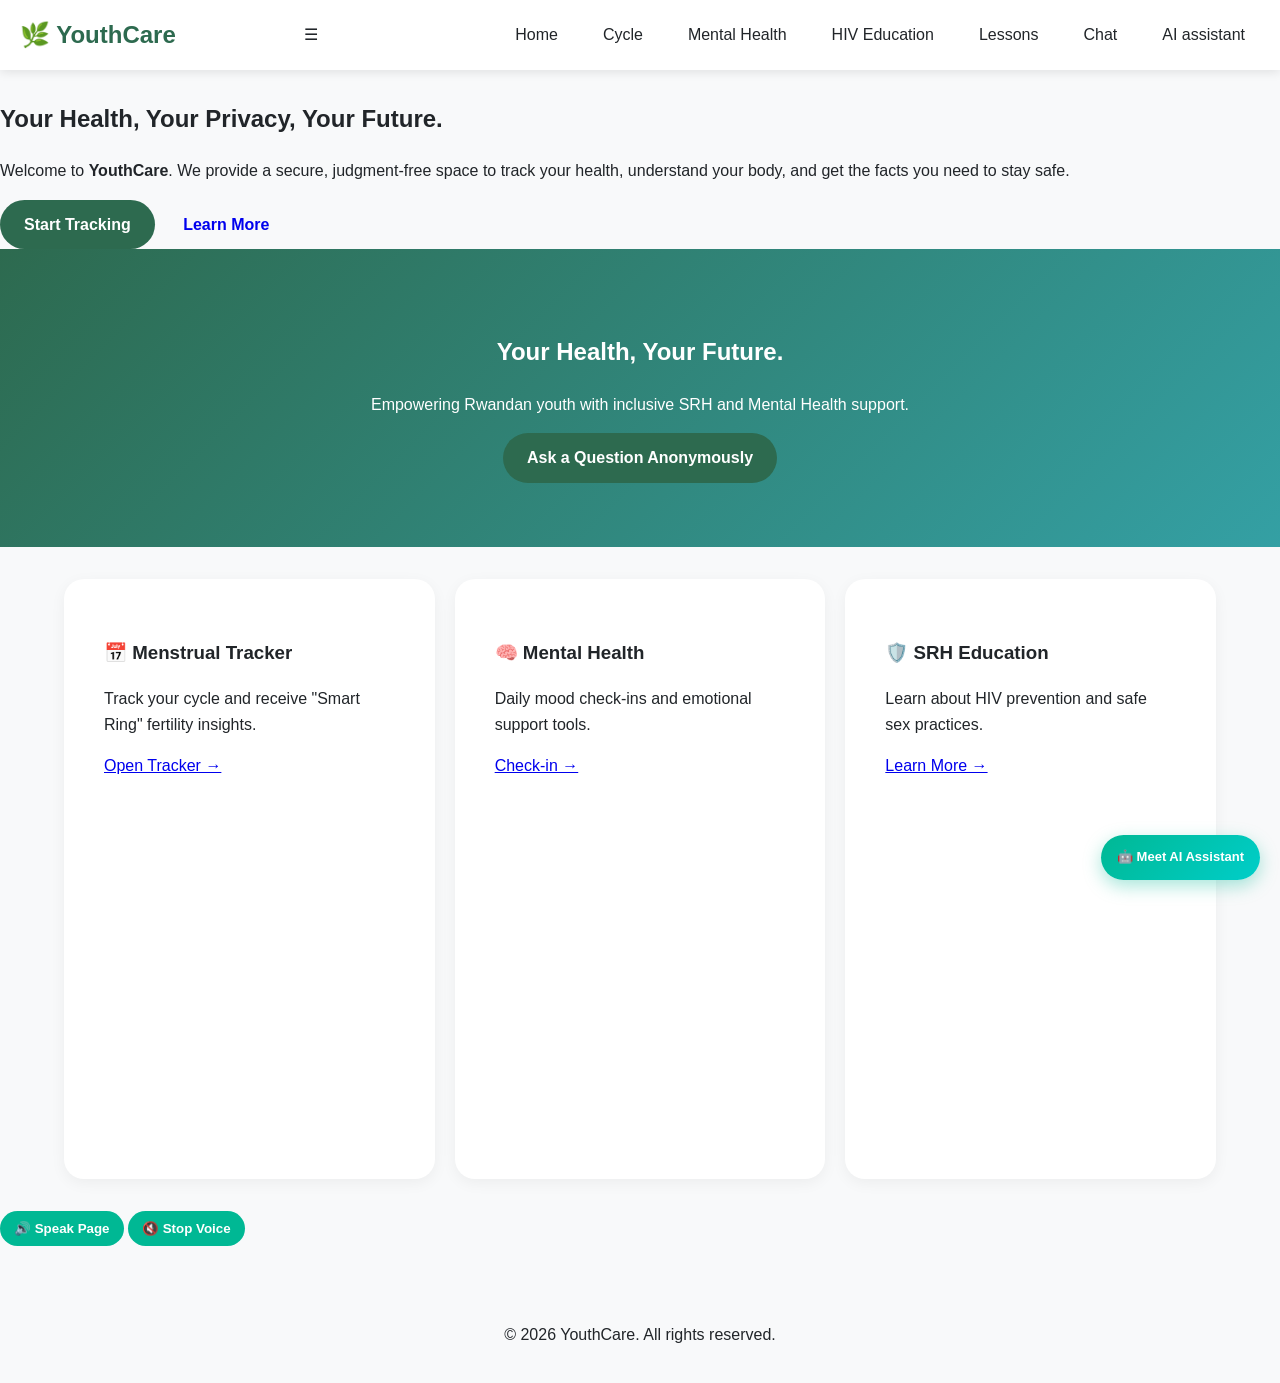
<file: index.html>
<!DOCTYPE html>
<html lang="en">
<head>
    <meta charset="UTF-8">
    <meta name="viewport" content="width=device-width, initial-scale=1.0">
    <title>YouthCare Health Hub</title>
    <link rel="icon" type="image/png" href="icon.png">
    <link rel="stylesheet" href="styles.css">
    <meta name="viewport" content="width=device-width, initial-scale=1.0">
</head>
<body>
    <div class="language-picker" style="position: absolute; top: 20px; nav-left: 20px;">
   <nav class="navbar">
    <div class="logo">🌿 YouthCare</div>
    
    <div class="hamburger" onclick="toggleMenu()">
        <span>☰</span>
    </div>

    <ul class="nav-links" id="navLinks">
        <li><a href="index.html">Home</a></li>
        <li><a href="tracker.html">Cycle</a></li>
        <li><a href="mental.html">Mental Health</a></li>
        <li><a href="hiv.html">HIV Education</a></li>
        <li><a href="lessons.html">Lessons</a></li>
        <li><a href="chat.html">Chat</a></li>
        <li><a href="aibot.html">AI assistant</a></li>
    </ul>
    


</nav>
    <button class="btn-lang" onclick="changeLanguage('en')">🇬🇧 EN</button>
    <button class="btn-lang" onclick="changeLanguage('rw')">🇷🇼 RW</button>
</div>

    <section class="hero-section">
    <div class="hero-content">
        <h1 data-key="welcome-title">Your Health, Your Privacy, Your Future.</h1>
        <p data-key="welcome-desc">
            Welcome to <strong>YouthCare</strong>. We provide a secure, judgment-free space to track your health, 
            understand your body, and get the facts you need to stay safe.
        </p>
        <div class="hero-buttons">
            <a href="tracker.html" class="btn btn-primary" data-key="btn-start">Start Tracking</a>
            <a href="hiv.html" class="btn btn-secondary" data-key="btn-learn">Learn More</a>
        </div>
    </div>
</section>
    <section class="hero">
        <h1>Your Health, Your Future.</h1>
        <p>Empowering Rwandan youth with inclusive SRH and Mental Health support.</p>
        <a href="chat.html" class="btn btn-primary">Ask a Question Anonymously</a>
    </section>

    <main class="container">
        <div class="grid">
            <div class="card">
                <h3>📅 Menstrual Tracker</h3>
                <p>Track your cycle and receive "Smart Ring" fertility insights.</p>
                <a href="tracker.html">Open Tracker →</a>
            </div>
            <div class="card">
                <h3>🧠 Mental Health</h3>
                <p>Daily mood check-ins and emotional support tools.</p>
                <a href="mental.html">Check-in →</a>
            </div>
            <div class="card">
                <h3>🛡️ SRH Education</h3>
                <p>Learn about HIV prevention and safe sex practices.</p>
                <a href="lessons .html">Learn More →</a>
            </div>
        </div>
    </main>
    <!-- AI Assistant Floating Button -->
<a href="aibot.html" class="ai-float-btn">
  🤖 Meet AI Assistant
</a>
<button class="access-btn" onclick="speakPage()">🔊 Speak Page</button>
<button class="access-btn" onclick="stopSpeaking()">🔇 Stop Voice</button>

    <footer style="text-align: center; padding: 20px; background: var(--bg-light); margin-top: 40px;">
        <p>&copy; 2026 YouthCare. All rights reserved.</p>
    </footer>   
    <script src="script.js"></script>
</body>
</html>
</file>
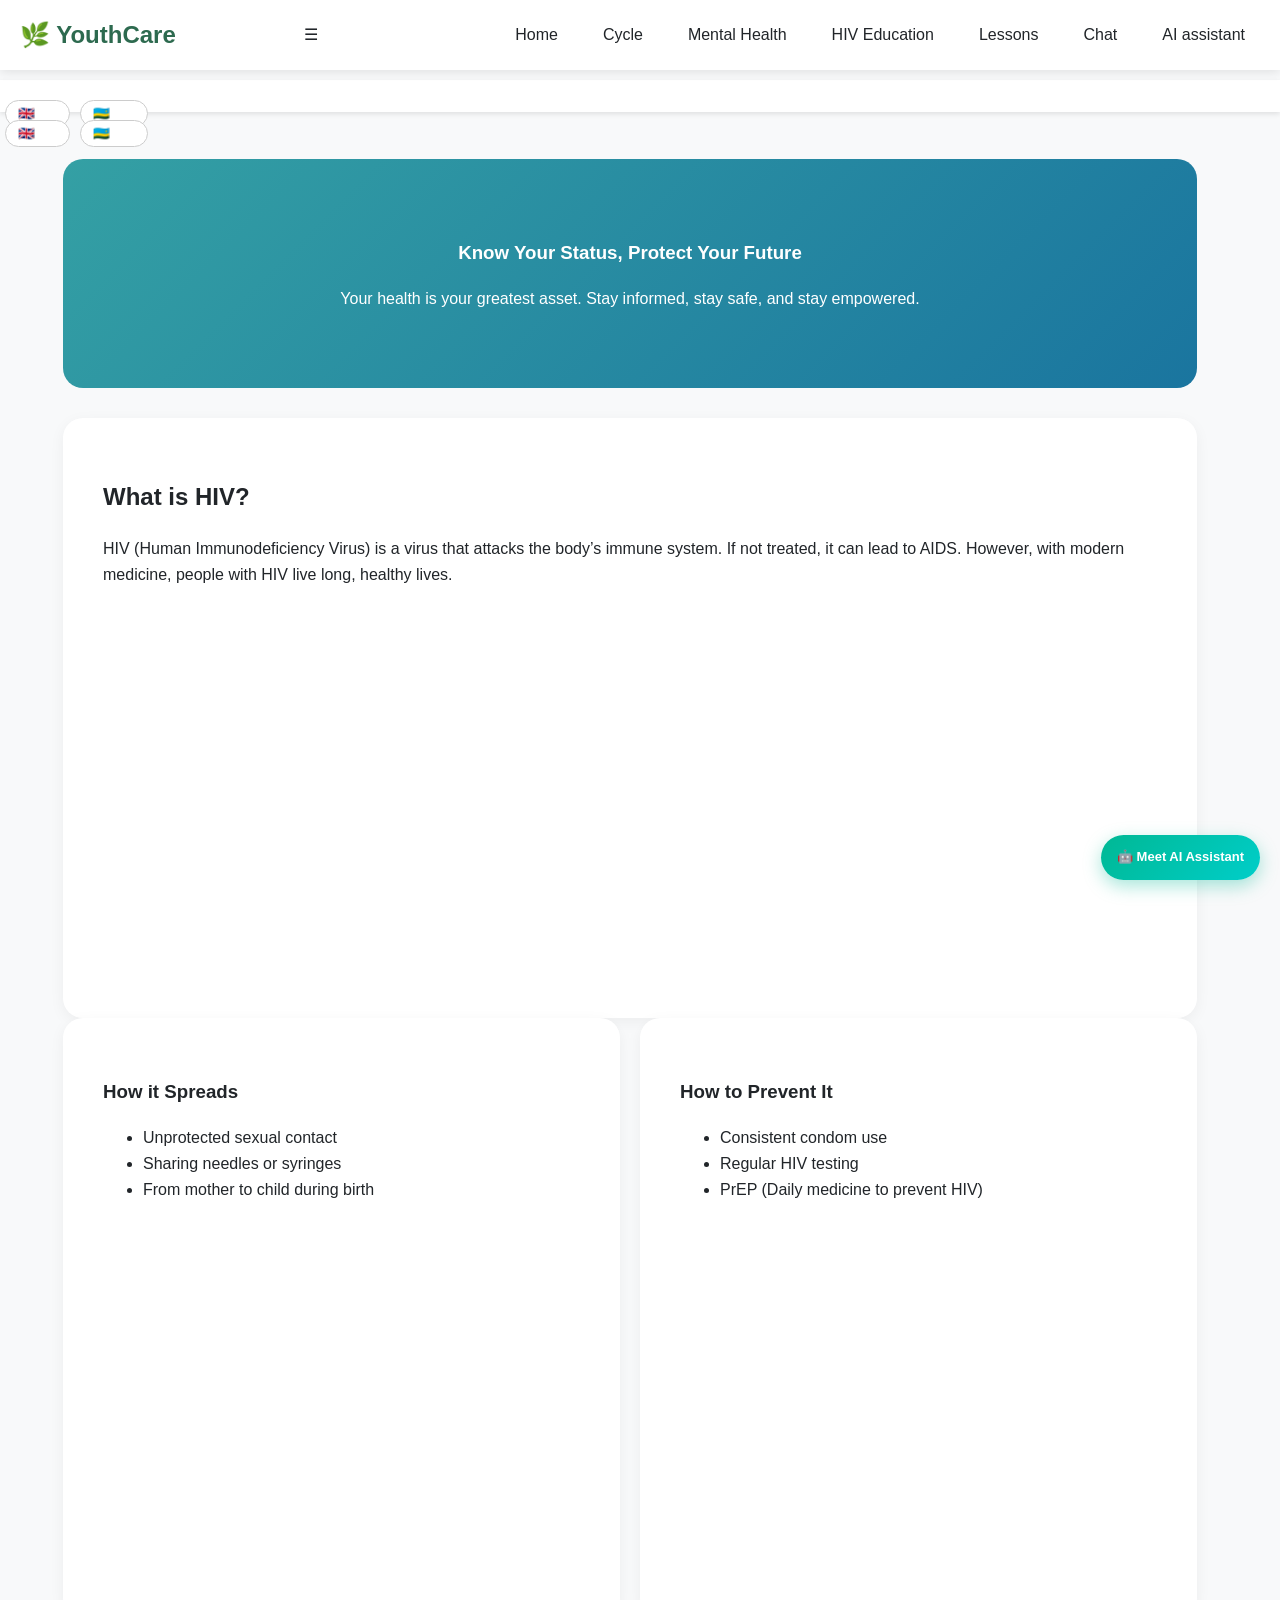
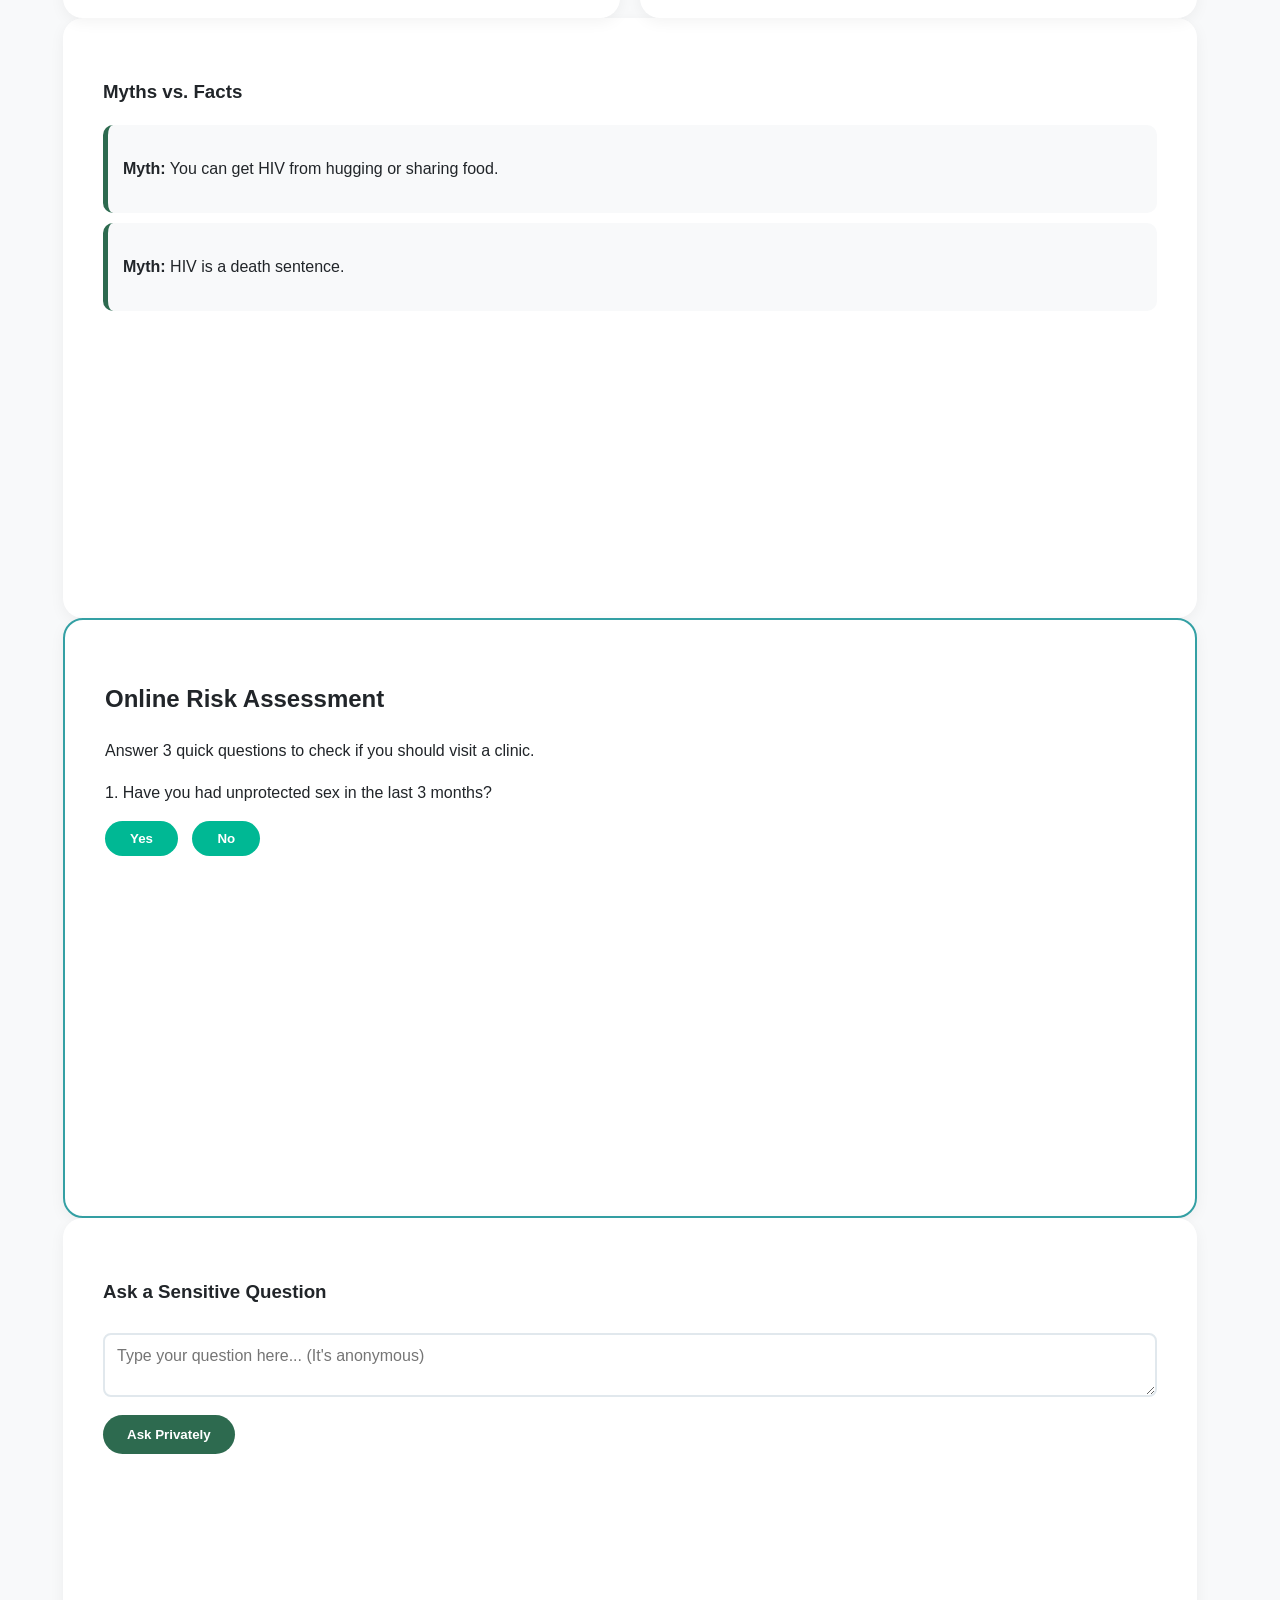
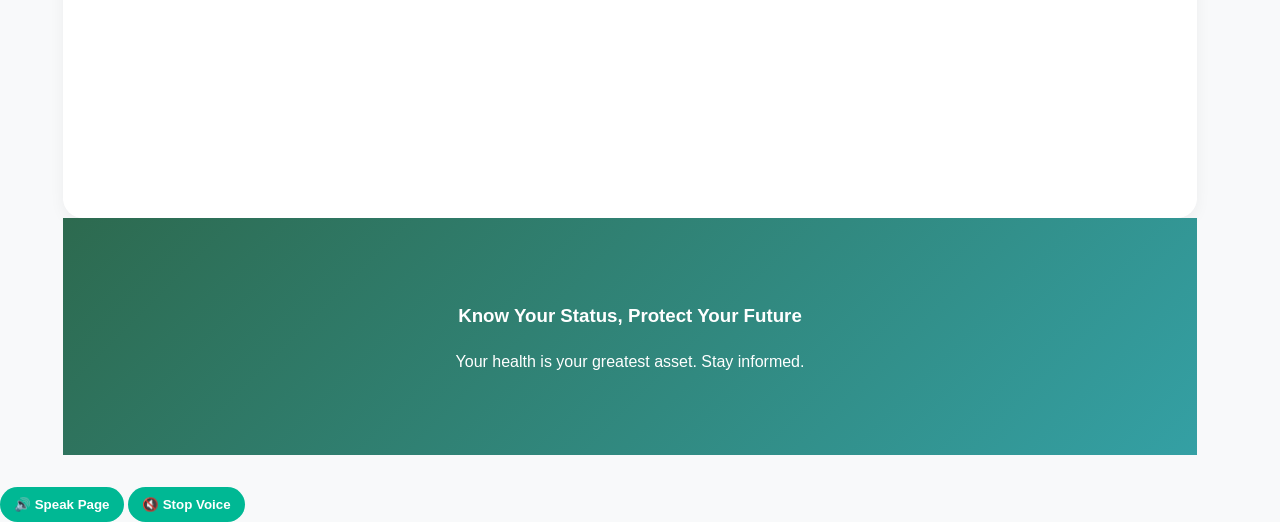
<file: hiv.html>
<!DOCTYPE html>
<html lang="en">
<head>
    <meta charset="UTF-8">
    <meta name="viewport" content="width=device-width, initial-scale=1.0">
    <title>YouthCare - HIV Awareness</title>
    <link rel="stylesheet" href="styles.css">
    <link rel="icon" type="image/png" href="icon.png">
    <meta name="viewport" content="width=device-width, initial-scale=1.0">
</head>
<body>
      <nav>
        <div class="language-picker" style="position: absolute; top: 20px; right: 20px;">
    <button class="btn-lang" onclick="changeLanguage('en')">🇬🇧 EN</button>
    <button class="btn-lang" onclick="changeLanguage('rw')">🇷🇼 RW</button>
<div class="language-picker" style="position: absolute; top: 20px; nav-left: 20px;">
   <nav class="navbar">
    <div class="logo">🌿 YouthCare</div>
    
    <div class="hamburger" onclick="toggleMenu()">
        <span>☰</span>
    </div>

    <ul class="nav-links" id="navLinks">
        <li><a href="index.html">Home</a></li>
        <li><a href="tracker.html">Cycle</a></li>
        <li><a href="mental.html">Mental Health</a></li>
        <li><a href="hiv.html">HIV Education</a></li>
        <li><a href="lessons.html">Lessons</a></li>
        <li><a href="chat.html">Chat</a></li>
        <li><a href="aibot.html">AI assistant</a></li>
    </ul>
        

</nav>
    <button class="btn-lang" onclick="changeLanguage('en')">🇬🇧 EN</button>
    <button class="btn-lang" onclick="changeLanguage('rw')">🇷🇼 RW</button>
</div>
    <div class="language-picker" style="position: absolute; top: 20px; right: 20px;">
    
</div>
    <main class="container">
        <section class="hero" style="background: linear-gradient(135deg, #34a0a4, #1a759f); color: white; padding: 60px 20px; border-radius: 20px; text-align: center;">
            <h1>Know Your Status, Protect Your Future</h1>
            <p>Your health is your greatest asset. Stay informed, stay safe, and stay empowered.</p>
        </section>

        <section class="card" style="margin-top: 30px;">
            <h2>What is HIV?</h2>
            <p>HIV (Human Immunodeficiency Virus) is a virus that attacks the body’s immune system. If not treated, it can lead to AIDS. However, with modern medicine, people with HIV live long, healthy lives.</p>
        </section>

        <div class="grid">
            <div class="card">
                <h3>How it Spreads</h3>
                <ul>
                    <li>Unprotected sexual contact</li>
                    <li>Sharing needles or syringes</li>
                    <li>From mother to child during birth</li>
                </ul>
            </div>
            <div class="card">
                <h3>How to Prevent It</h3>
                <ul>
                    <li>Consistent condom use</li>
                    <li>Regular HIV testing</li>
                    <li>PrEP (Daily medicine to prevent HIV)</li>
                </ul>
            </div>
        </div>

        <section class="card">
            <h3>Myths vs. Facts</h3>
            <div class="myth-box" onclick="toggleMyth(this)">
                <p><strong>Myth:</strong> You can get HIV from hugging or sharing food.</p>
                <p class="fact" style="display:none; color: #15803d;"><strong>Fact:</strong> HIV is NOT spread through casual contact, saliva, or sweat.</p>
            </div>
            <div class="myth-box" onclick="toggleMyth(this)" style="margin-top:10px;">
                <p><strong>Myth:</strong> HIV is a death sentence.</p>
                <p class="fact" style="display:none; color: #15803d;"><strong>Fact:</strong> With ART (Anti-Retroviral Therapy), HIV is a manageable chronic condition.</p>
            </div>
        </section>

        <section class="card" id="hiv-test" style="border: 2px solid var(--secondary);">
            <h2>Online Risk Assessment</h2>
            <p>Answer 3 quick questions to check if you should visit a clinic.</p>
            <div id="quiz-content">
                <p>1. Have you had unprotected sex in the last 3 months?</p>
                <button class="btn" onclick="nextQuestion(true)">Yes</button>
                <button class="btn" onclick="nextQuestion(false)">No</button>
            </div>
        </section>

        <section class="card">
            <h3>Ask a Sensitive Question</h3>
            <textarea id="hivQuestion" class="input-field" placeholder="Type your question here... (It's anonymous)"></textarea>
            <button class="btn btn-primary" style="margin-top:10px;" onclick="submitHivQuestion()">Ask Privately</button>
            <div id="hivResponse" style="margin-top:15px; font-style: italic; color: #555;"></div>
        </section>
        <section class="hero">
    <h1 data-key="hero-title">Know Your Status, Protect Your Future</h1>
    <p data-key="hero-desc">Your health is your greatest asset. Stay informed.</p>
</section>
    </main>
    <!-- AI Assistant Floating Button -->
<a href="aibot.html" class="ai-float-btn">
  🤖 Meet AI Assistant
</a>
<button class="access-btn" onclick="speakPage()">🔊 Speak Page</button>
<button class="access-btn" onclick="stopSpeaking()">🔇 Stop Voice</button>
    <script src="script.js"></script>
</body>
</html>
</file>
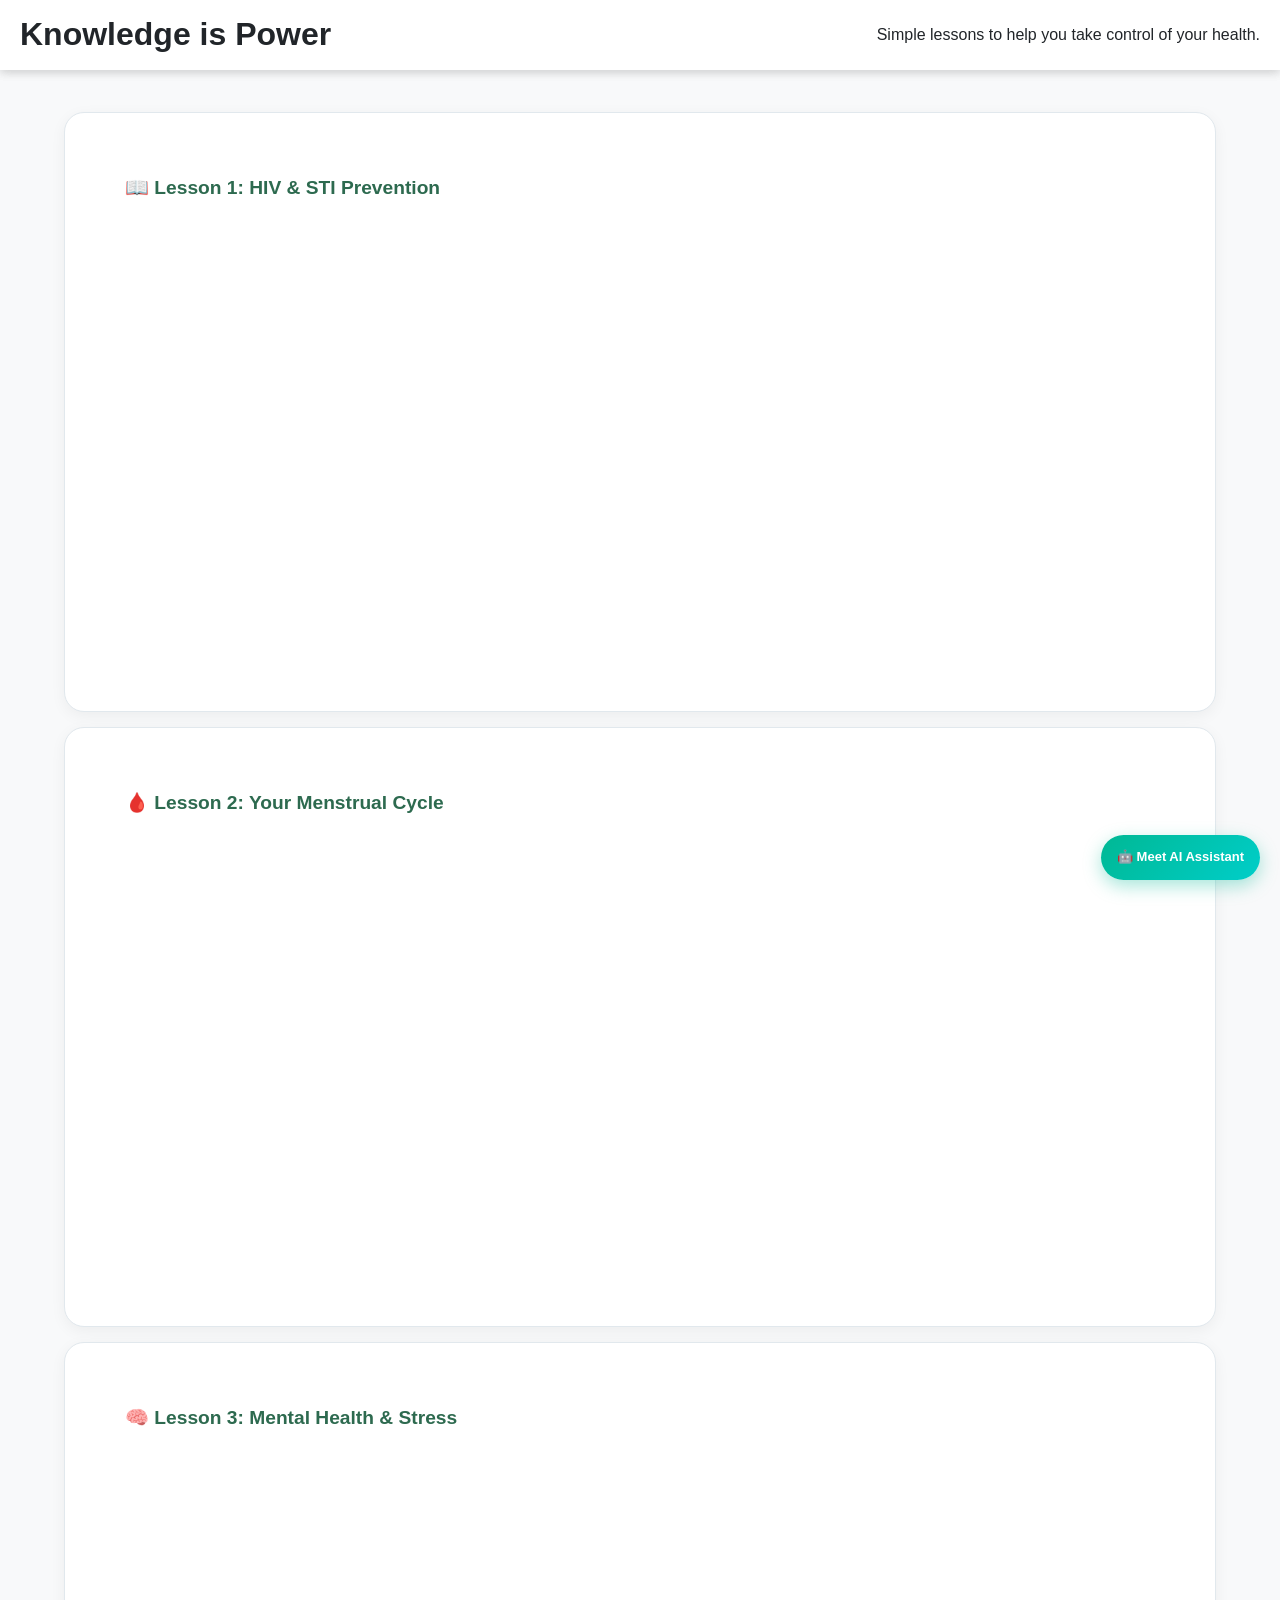
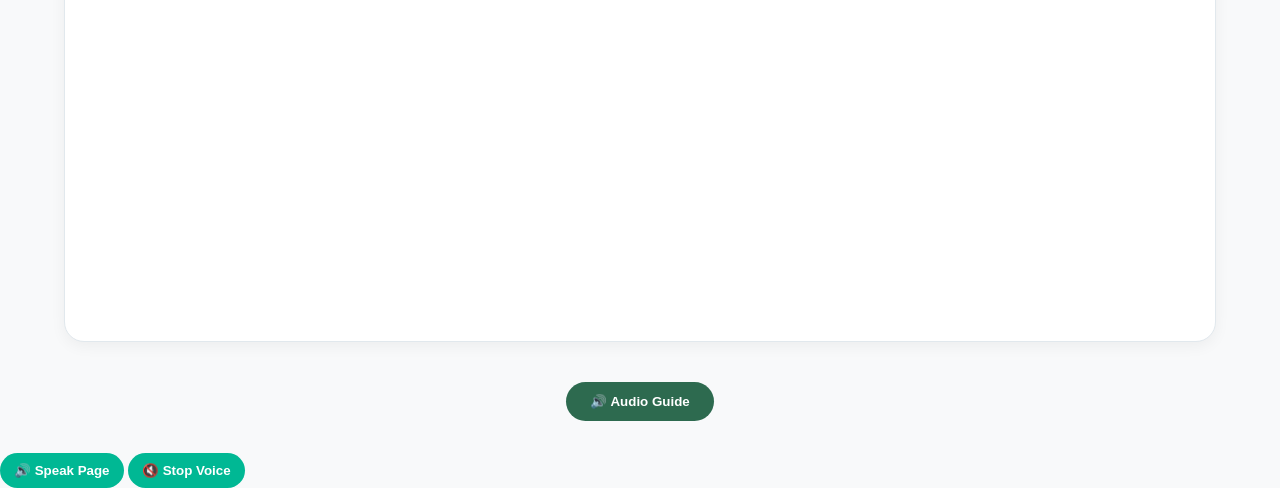
<file: lessons.html>
<!DOCTYPE html>
<html lang="en">
<head>
    <meta charset="UTF-8">
    <meta name="viewport" content="width=device-width, initial-scale=1.0">
    <title>Health Lessons - YouthCare</title>
    <link rel="stylesheet" href="styles.css">
    <link rel="stylesheet" href="lessons.css">
    <link rel="icon" type="image/png" href="icon.png">
    <link rel="stylesheet" href="https://cdnjs.cloudflare.com/ajax/libs/font-awesome/6.0.0/css/all.min.css">
    <meta name="viewport" content="width=device-width, initial-scale=1.0">
</head>
    

<body>
    <div class="language-picker" style="position: absolute; top: 20px; right: 20px;">
    <button class="btn-lang" onclick="changeLanguage('en')">🇬🇧 EN</button>
    <button class="btn-lang" onclick="changeLanguage('rw')">🇷🇼 RW</button>
    
</div>
   <div class="language-picker" style="position: absolute; top: 20px; nav-left: 20px;">
   <nav class="navbar">
    <div class="logo">🌿 YouthCare</div>
    
    <div class="hamburger" onclick="toggleMenu()">
        
    </div>

    <ul class="nav-links" id="navLinks">
        <li><a href="index.html">Home</a></li>
        <li><a href="tracker.html">Cycle</a></li>
        <li><a href="mental.html">Mental Health</a></li>
        <li><a href="hiv.html">HIV Education</a></li>
        <li><a href="lessons.html">Lessons</a></li>
        <li><a href="chat.html">Chat</a></li>
        <li><a href="aibot.html">AI assistant</a></li>
    </ul>
        

</nav>
    <button class="btn-lang" onclick="changeLanguage('en')">🇬🇧 EN</button>
    <button class="btn-lang" onclick="changeLanguage('rw')">🇷🇼 RW</button>
</div>

    <main class="container">
        <header style="text-align: center; margin-bottom: 30px;">
            <h1>Knowledge is Power</h1>
            <p>Simple lessons to help you take control of your health.</p>
        </header>

        <details class="card" style="margin-bottom: 15px;">
            <summary style="font-weight: bold; font-size: 1.2rem; cursor: pointer; color: var(--primary);">
                📖 Lesson 1: HIV & STI Prevention
            </summary>
            <div style="padding: 15px; border-top: 1px solid #eee; margin-top: 10px;">
                <h4>The ABC Approach</h4>
                <p>In Rwanda, we promote the ABC method for safety:</p>
                <ul>
                    <li><strong>A - Abstinence:</strong> The most effective way to prevent infection.</li>
                    <li><strong>B - Be Faithful:</strong> Sticking to one partner whose status you know.</li>
                    <li><strong>C - Condom Use:</strong> Using protection consistently and correctly.</li>
                </ul>
                <h4>What is PrEP?</h4>
                <p>PrEP is a daily pill that prevents HIV. It is available at many health centers in Kigali and across Rwanda for those who need it most.</p>
            </div>
        </details>

        <details class="card" style="margin-bottom: 15px;">
            <summary style="font-weight: bold; font-size: 1.2rem; cursor: pointer; color: var(--primary);">
                🩸 Lesson 2: Your Menstrual Cycle
            </summary>
            <div style="padding: 15px; border-top: 1px solid #eee; margin-top: 10px;">
                <p>Your cycle is usually 21 to 35 days long. It has 4 main stages:</p>
                <ol>
                    <li><strong>Menstruation:</strong> When your period happens.</li>
                    <li><strong>Follicular:</strong> Your body prepares to release an egg.</li>
                    <li><strong>Ovulation:</strong> The "Fertility Window." This is when pregnancy is most likely.</li>
                    <li><strong>Luteal:</strong> Your body prepares for the next period.</li>
                </ol>
                <p><em>Tip: Use our tracker to see which stage you are in!</em></p>
            </div>
        </details>

        <details class="card" style="margin-bottom: 15px;">
            <summary style="font-weight: bold; font-size: 1.2rem; cursor: pointer; color: var(--primary);">
                🧠 Lesson 3: Mental Health & Stress
            </summary>
            <div style="padding: 15px; border-top: 1px solid #eee; margin-top: 10px;">
                <p>Being a student is stressful. Mental health is just as important as physical health.</p>
                <ul>
                    <li><strong>Signs of Stress:</strong> Sleeping too much or too little, feeling irritable, or losing interest in hobbies.</li>
                    <li><strong>How to cope:</strong> Talk to a trusted friend, practice deep breathing, and ensure you get enough sleep.</li>
                </ul>
                <p>If you feel overwhelmed, our <strong>Anonymous Chat</strong> is always open.</p>
            </div>
        </details>

        <div style="text-align: center; margin-top: 40px;">
            <button class="btn btn-primary" onclick="speakText('Welcome to the lessons page. Click on any topic to expand the text and learn more about your health.')">
                🔊 Audio Guide
            </button>
        </div>
    </main>
    <!-- AI Assistant Floating Button -->
<a href="aibot.html" class="ai-float-btn">
  🤖 Meet AI Assistant
</a>
<button class="access-btn" onclick="speakPage()">🔊 Speak Page</button>
<button class="access-btn" onclick="stopSpeaking()">🔇 Stop Voice</button>

    <script src="script.js"></script>
</body>
</html>
</file>
<file: styles.css>
:root {
    --primary: #2D6A4F; /* Forest Green */
    --secondary: #34A0A4; /* Teal */
    --accent: #FF7096; /* Soft Pink for fertility */
    --bg-light: #F8F9FA;
    --text-dark: #212529;
    --white: #ffffff;
}

/* Accessibility: High Contrast Mode */
body.high-contrast {
    --primary: #000000;
    --secondary: #FFFF00;
    --bg-light: #000000;
    --text-dark: #FFFFFF;
    --white: #1a1a1a;
}

* { box-sizing: border-box; font-family: 'Segoe UI', Tahoma, Geneva, Verdana, sans-serif; }

body { margin: 0; background-color: var(--bg-light); color: var(--text-dark); line-height: 1.6;
padding-top: 80px; /* This should be slightly more than your navbar height */
    margin: 0; }

/* Navigation */
nav {
    display: flex; justify-content: space-between; align-items: center;
    padding: 1rem 5%; background: var(--white); box-shadow: 0 2px 5px rgba(0,0,0,0.1);
    position: sticky; top: 0; z-index: 1000;
}

.logo { font-weight: bold; font-size: 1.5rem; color: var(--primary); }

.nav-links a { text-decoration: none; color: var(--text-dark); margin-left: 15px; font-weight: 500; }

/* Hero Section */
.hero {
    padding: 4rem 5%; text-align: center;
    background: linear-gradient(135deg, var(--primary), var(--secondary));
    color: white;
}

/* Grid & Cards */
.container { padding: 2rem 5%; }
.grid { display: grid; grid-template-columns: repeat(auto-fit, minmax(280px, 1fr)); gap: 20px; }



.card:hover { transform: translateY(-5px); }

/* Buttons */
.btn {
    display: inline-block; padding: 12px 24px; border-radius: 25px;
    text-decoration: none; font-weight: bold; cursor: pointer; border: none;
}
.btn-primary { background: var(--primary); color: white; }

@media (max-width: 768px) {
    .nav-links {
        display: none; /* Hide links on mobile */
    }

    /* You can add a 'Hamburger' icon here that toggles a dropdown */
    .language-switcher {
        font-size: 12px; /* Make buttons smaller on mobile */
    }
}
.input-field {
    width: 100%;
    padding: 12px;
    border: 2px solid #e1e8ed;
    border-radius: 8px;
    font-size: 1rem;
    margin-top: 8px;
}

.input-field:focus {
    border-color: var(--accent);
    outline: none;
}


.wheel-center {
    position: absolute;
    top: 50%;
    left: 50%;
    transform: translate(-50%, -50%);
    text-align: center;
    z-index: 10;
}

#currentDayText { font-size: 1.8rem; font-weight: bold; color: var(--primary); }

.cycle-dot {
    position: absolute;
    width: 25px;
    height: 25px;
    border-radius: 50%;
    display: flex;
    align-items: center;
    justify-content: center;
    font-size: 0.7rem;
    color: white;
    font-weight: bold;
    transform-origin: 140px 140px; /* Moves dots around the center */
}

/* Legend Dots */
.dot { height: 10px; width: 10px; border-radius: 50%; display: inline-block; }
.red { background: #b91c1c; }
.green { background: #15803d; }
.purple { background: #7e22ce; }
/* Container for the side-by-side layout */
.dashboard-layout {
    display: flex;
    flex-wrap: wrap; /* Allows it to stack on mobile phones like your A23 */
    gap: 30px;
    align-items: center;
    justify-content: center;
    margin-top: 20px;
}

/* The side for instructions/text */
.info-aside {
    flex: 1;
    min-width: 250px;
    text-align: left;
}

/* The side for the Ring */
.ring-aside {
  flex: 1;
  display: flex;
  justify-content: center;
  align-items: center;        /* ADD THIS */
  min-width: 300px;
}

/* This ensures the card grows with the content */
.card {
    background: white;
    border-radius: 20px;
    padding: 40px;
    box-shadow: 0 4px 15px rgba(0,0,0,0.05);
    overflow: visible; /* Allows the ring to be seen if it moves slightly */
    min-height: 600px; /* Gives enough vertical space */
}

.split-layout {
    display: grid;
    grid-template-columns: 1fr 1fr;
    gap: 40px;
    align-items: start; /* Align items to the top first */
}

.ring-section {
    display: flex;
    justify-content: center;
    /* This is the magic number to move it down */
    margin-top: 100px; 
    position: relative;
}

.wheel-container {
  position: relative;
  width: 280px;               /* or whatever your ring size is */
  height: 280px;
  margin: 0 auto;             /* ADD THIS */
}
.myth-box {
    padding: 15px;
    background: #f8f9fa;
    border-radius: 10px;
    cursor: pointer;
    transition: 0.3s;
    border-left: 5px solid var(--primary);
}

.myth-box:hover {
    background: #e9ecef;
}

.fact {
    margin-top: 10px;
    padding-top: 10px;
    border-top: 1px dashed #ccc;
}

#quiz-content button {
    margin-right: 10px;
    padding: 10px 25px;
}
.btn-lang {
    background: white;
    border: 1px solid #ccc;
    padding: 5px 12px;
    border-radius: 20px;
    cursor: pointer;
    font-weight: bold;
    transition: 0.3s;
    margin-left: 5px;
}

.btn-lang:hover {
    background: var(--secondary);
    color: white;
    border-color: var(--secondary);
}
/* Base styles for the Nav Bar */
.navbar {
    display: flex;
    justify-content: space-between;
    align-items: center;
    padding: 1rem;
    background-color: #ffffff;
    position: sticky;
    top: 0;
    z-index: 1000;
    box-shadow: 0 2px 5px rgba(0,0,0,0.1);
}

.nav-links {
    display: flex;
    list-style: none;
}

.nav-links li {
    padding: 0 15px;
}

/* --- MOBILE OPTIMIZATION --- */
@media (max-width: 768px) {
    .nav-links {
        display: none; /* Hide links by default on mobile */
        flex-direction: column;
        width: 100%;
        position: absolute;
        top: 60px;
        left: 0;
        background-color: #ffffff;
        text-align: center;
    }

    .nav-links.active {
        display: flex; /* Show when 'active' class is added via JS */
    }

    .nav-links li {
        padding: 15px 0;
        border-bottom: 1px solid #eee;
    }

    .hamburger {
        display: block; /* Show a menu icon on mobile */
        cursor: pointer;
    }
}
header, .navbar {
    position: fixed;      /* Keeps it at the top while scrolling */
    top: 0;
    left: 0;
    width: 100%;          /* Ensures it covers the full width */
    height: 70px;         /* Give it a set height */
    background: white;    /* Ensure it's not transparent */
    display: flex;
    justify-content: space-between;
    align-items: center;
    padding: 0 20px;
    box-shadow: 0 2px 10px rgba(0,0,0,0.1); /* Adds depth */
    z-index: 1000;        /* Makes sure it stays above everything else */
} 
.ai-float-btn {
  position: fixed;
  bottom: 20px;
  right: 20px;
  background: linear-gradient(135deg, #00b894, #00cec9);
  color: white;
  text-decoration: none;
  font-size: 13px;
  font-weight: 600;
  padding: 12px 16px;
  border-radius: 30px;
  box-shadow: 0 6px 18px rgba(0,184,148,0.35);
  display: flex;
  align-items: center;
  gap: 8px;
  z-index: 9999;
  transition: all 0.2s ease;
  font-family: inherit;
}

.ai-float-btn:hover {
  transform: translateY(-3px) scale(1.03);
  box-shadow: 0 10px 24px rgba(0,184,148,0.5);
}

.ai-float-btn:active {
  transform: scale(0.97);
}
.high-contrast {
  background: black !important;
  color: yellow !important;
}

.high-contrast .msg-bubble {
  background: #000 !important;
  border: 1px solid yellow !important;
}
button {
  background: #00b894;
  color: white;
  border: none;
  padding: 10px 14px;
  border-radius: 20px;
  font-weight: 600;
  cursor: pointer;
  transition: 0.2s;
}

button:hover {
  background: #00997d;
  transform: translateY(-2px);
}
.access-btn:active {
  transform: scale(0.97);
}
</file>
<file: lessons.css>
/* lessons.css - Specific styling for the educational modules */

.lessons-container {
    max-width: 700px;
    margin: 40px auto;
    padding: 0 20px;
}

/* Accordion Styling */
details {
    background: #ffffff;
    border-radius: 15px;
    margin-bottom: 20px;
    box-shadow: 0 5px 15px rgba(0,0,0,0.05);
    border: 1px solid #e1e8ed;
    transition: all 0.3s ease;
}

details[open] {
    border: 2px solid var(--secondary); /* Highlighting the active lesson */
    transform: scale(1.02);
}

summary {
    padding: 20px;
    font-size: 1.1rem;
    font-weight: 700;
    cursor: pointer;
    list-style: none;
    display: flex;
    justify-content: space-between;
    align-items: center;
    color: var(--primary);
}

summary::-webkit-details-marker {
    display: none; /* Hides the default tiny triangle */
}

/* Lesson Content Layout */
.lesson-content {
    padding: 0 25px 25px 25px;
    border-top: 1px solid #f0f4f8;
    line-height: 1.8;
    color: #444;
}

.lesson-content h4 {
    color: var(--secondary);
    margin-top: 20px;
    font-size: 1rem;
    text-transform: uppercase;
    letter-spacing: 1px;
}

.lesson-content ul {
    padding-left: 20px;
}

.lesson-content li {
    margin-bottom: 10px;
}

/* Badge for "New" lessons */
.badge {
    background: var(--accent);
    color: white;
    padding: 4px 10px;
    border-radius: 20px;
    font-size: 0.7rem;
    vertical-align: middle;
    margin-left: 10px;
}

/* Mobile Adjustments for your Samsung A23 */
@media (max-width: 600px) {
    .lessons-container {
        margin: 20px auto;
    }
    summary {
        font-size: 1rem;
    }
}
</file>
